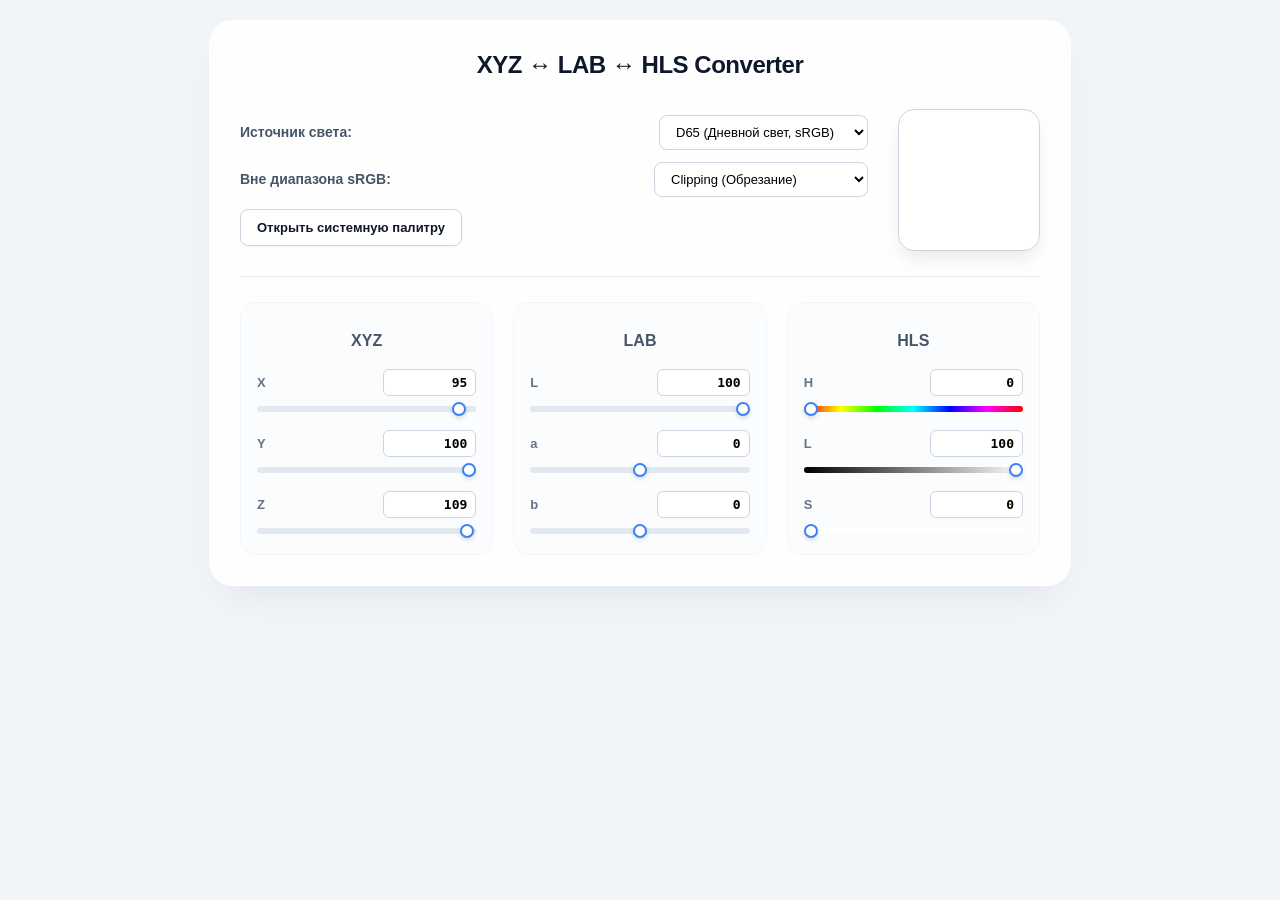
<file: lab1/index.html>
<!DOCTYPE html>
<html lang="ru">
<head>
    <meta charset="UTF-8">
    <meta name="viewport" content="width=device-width, initial-scale=1.0">
    <title>XYZ ↔ LAB ↔ HLS Converter</title>
    <link rel="stylesheet" href="style.css">
</head>
<body>
    <div class="container">
        <h1 class="main-title">XYZ ↔ LAB ↔ HLS Converter</h1>

        <div class="top-layout">
            <div class="settings-panel">
                <div class="setting-item">
                    <label for="illuminant-select">Источник света:</label>
                    <select id="illuminant-select">
                        <option value="D65">D65 (Дневной свет, sRGB)</option>
                        <option value="D50">D50 (Полиграфия, теплый)</option>
                        <option value="E">E (Равноэнергетический)</option>
                    </select>
                </div>
                <div class="setting-item">
                    <label for="gamut-select">Вне диапазона sRGB:</label>
                    <select id="gamut-select">
                        <option value="clipping">Clipping (Обрезание)</option>
                        <option value="scaling">Scaling (Масштабирование)</option>
                    </select>
                </div>
                <div class="palette-btn-wrapper">
                    <button class="btn" type="button">Открыть системную палитру</button>
                    <input type="color" id="color-picker" value="#3b82f6">
                </div>
            </div>

            <div class="preview-area">
                <div id="preview" class="preview-box"></div>
            </div>
        </div>

        <div id="warning" class="warning-msg">
            Цвет выходит за рамки охвата sRGB и подвергается обработке.
        </div>

        <div class="controls-grid">
            <div class="model-column">
                <h2 class="section-title">XYZ</h2>
                <div class="channel-block">
                    <div class="label-row"><label for="x-num">X</label><input type="number" id="x-num" min="0" max="100" step="1"></div>
                    <input type="range" id="x-slide" min="0" max="100" step="1">
                </div>
                <div class="channel-block">
                    <div class="label-row"><label for="y-num">Y</label><input type="number" id="y-num" min="0" max="100" step="1"></div>
                    <input type="range" id="y-slide" min="0" max="100" step="1">
                </div>
                <div class="channel-block">
                    <div class="label-row"><label for="z-num">Z</label><input type="number" id="z-num" min="0" max="110" step="1"></div>
                    <input type="range" id="z-slide" min="0" max="110" step="1">
                </div>
            </div>

            <div class="model-column">
                <h2 class="section-title">LAB</h2>
                <div class="channel-block">
                    <div class="label-row"><label for="l-num">L</label><input type="number" id="l-num" min="0" max="100" step="1"></div>
                    <input type="range" id="l-slide" min="0" max="100" step="1">
                </div>
                <div class="channel-block">
                    <div class="label-row"><label for="a-num">a</label><input type="number" id="a-num" min="-128" max="128" step="1"></div>
                    <input type="range" id="a-slide" min="-128" max="128" step="1">
                </div>
                <div class="channel-block">
                    <div class="label-row"><label for="b-num">b</label><input type="number" id="b-num" min="-128" max="128" step="1"></div>
                    <input type="range" id="b-slide" min="-128" max="128" step="1">
                </div>
            </div>

            <div class="model-column">
                <h2 class="section-title">HLS</h2>
                <div class="channel-block">
                    <div class="label-row"><label for="h-num">H</label><input type="number" id="h-num" min="0" max="360" step="1"></div>
                    <input type="range" id="h-slide" min="0" max="360" step="1">
                </div>
                <div class="channel-block">
                    <div class="label-row"><label for="hlsl-num">L</label><input type="number" id="hlsl-num" min="0" max="100" step="1"></div>
                    <input type="range" id="hlsl-slide" min="0" max="100" step="1">
                </div>
                <div class="channel-block">
                    <div class="label-row"><label for="s-num">S</label><input type="number" id="s-num" min="0" max="100" step="1"></div>
                    <input type="range" id="s-slide" min="0" max="100" step="1">
                </div>
            </div>
        </div>
    </div>
    <script src="model.js"></script>
    <script src="controller.js"></script>
    <script src="test.js"></script>
</body>
</html>
</file>
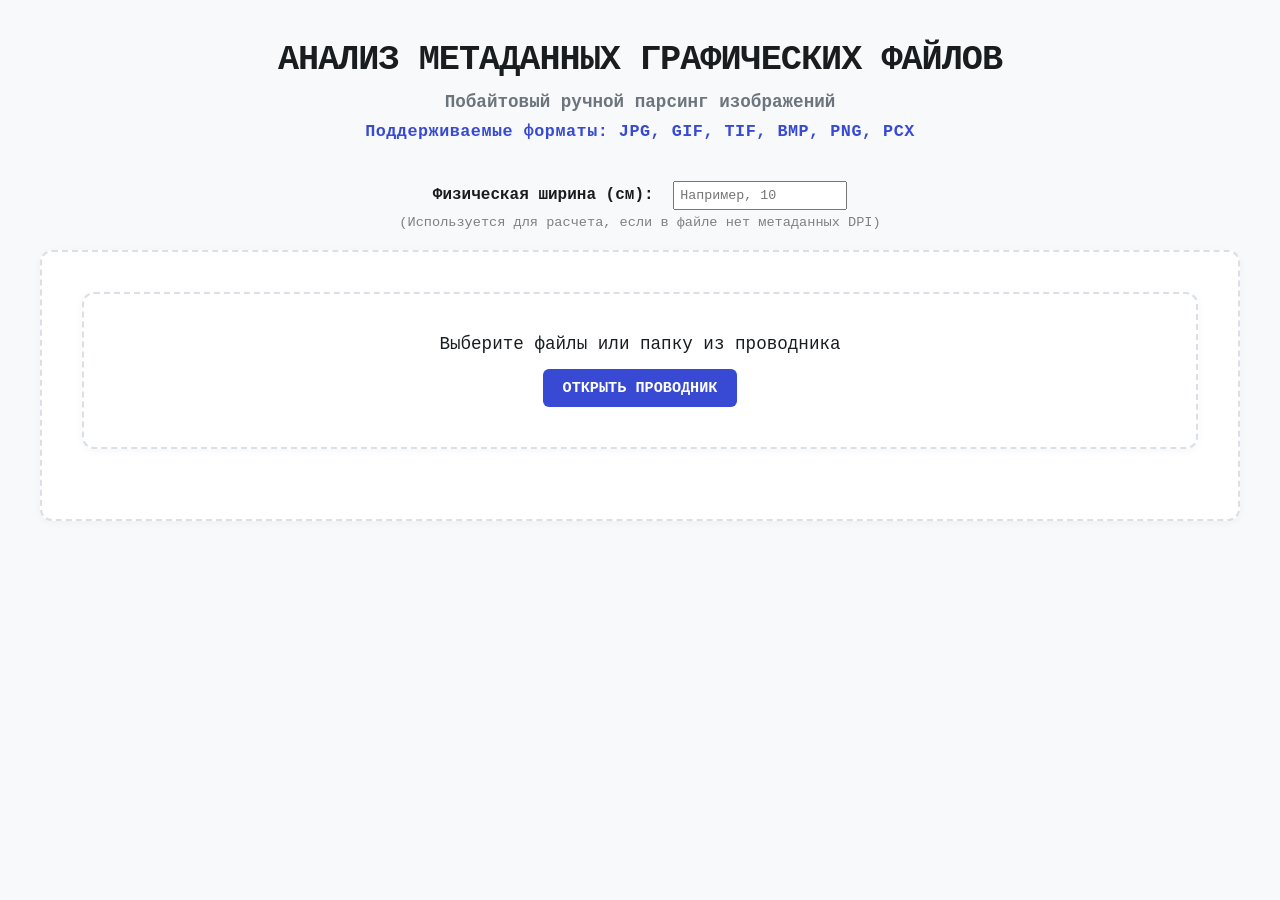
<file: lab2/index.html>
<!DOCTYPE html>
<html lang="ru">
<head>
    <meta charset="UTF-8">
    <meta name="viewport" content="width=device-width, initial-scale=1.0">
    <title>Анализ метаданных графических файлов</title>
    <link rel="stylesheet" href="style.css">
</head>
<body>

    <header>
        <h1>Анализ метаданных графических файлов</h1>
        <p>Побайтовый ручной парсинг изображений</p>
        <p class="formats-list">Поддерживаемые форматы: JPG, GIF, TIF, BMP, PNG, PCX</p>
    </header>

    <div style="text-align: center; margin-bottom: 20px;">
        <label style="font-weight: bold;">Физическая ширина (см): 
            <input type="number" id="userWidthCm" step="0.1" min="0.1" placeholder="Например, 10" style="padding: 5px; margin-left: 10px;">
        </label>
        <p style="font-size: 0.85rem; color: gray; margin-top: 5px;">(Используется для расчета, если в файле нет метаданных DPI)</p>
    </div>

    <div class="upload-container" id="dropZone">
    <div class="upload-container" id="dropZone">
        <label class="upload-label">
            <span>Выберите файлы или папку из проводника</span>
            <br>
            <span class="btn-mode">Открыть проводник</span>
            <input type="file" id="fileInput" webkitdirectory directory multiple>
        </label>
    </div>

    <div class="progress-container" id="progressContainer">
        <div class="progress-bar"><div class="progress-fill" id="progressFill"></div></div>
        <div class="progress-status" id="progressStatus">0 / 0 файлов обработано</div>
    </div>

    <div class="table-container" id="tableContainer">
        <table>
            <thead>
                <tr>
                    <th>Имя файла</th>
                    <th>Формат (Реальный / Расш.)</th>
                    <th>Размер (px)</th>
                    <th>DPI</th>
                    <th>Глубина (bit)</th>
                    <th>Сжатие</th>
                    <th>Доп. свойства</th>
                    <th>Статус</th>
                </tr>
            </thead>
            <tbody id="resultsBody"></tbody>
        </table>
    </div>

    <script src="app.js"></script>
</body>
</html>
</file>
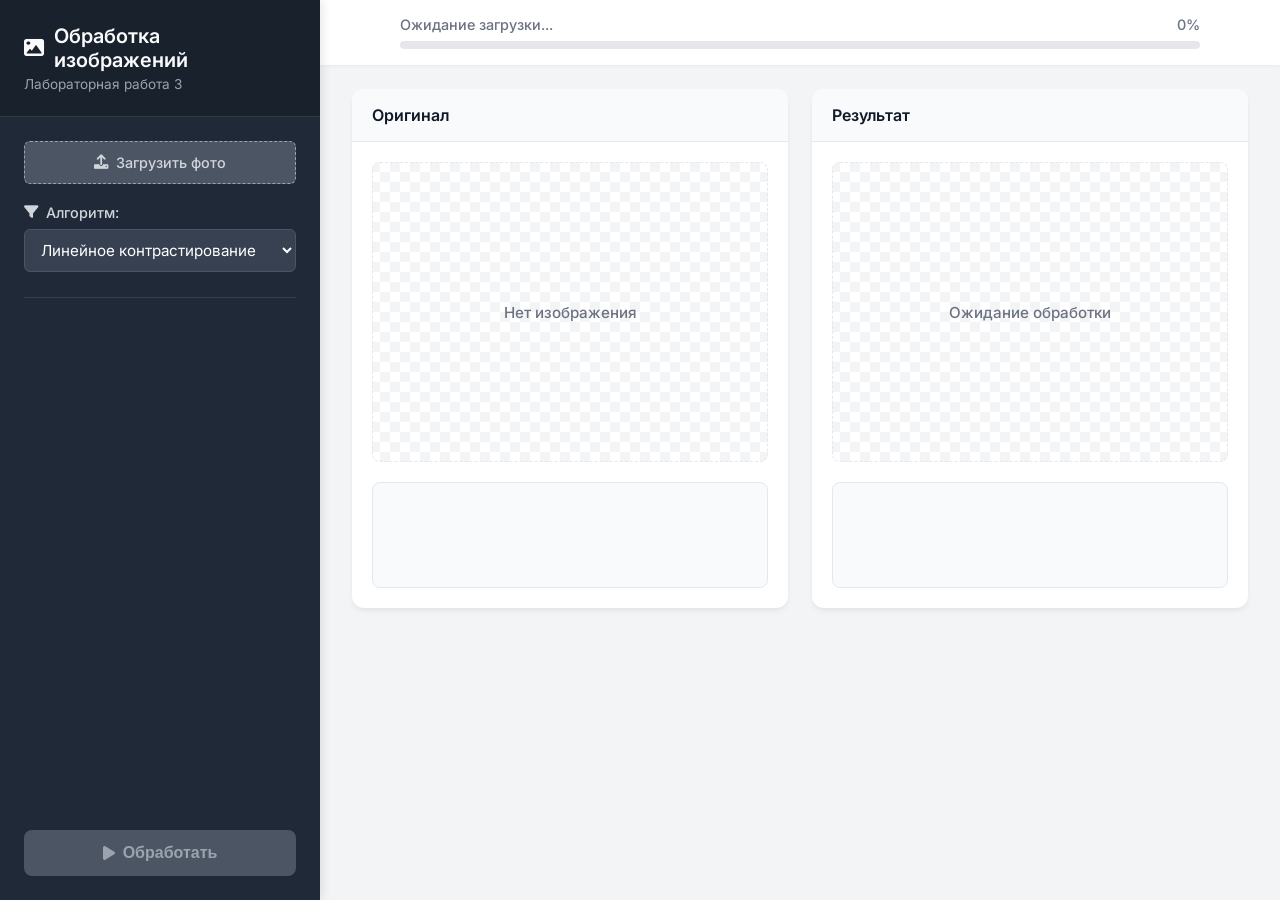
<file: lab3/index.html>
<!DOCTYPE html>
<html lang="ru">
<head>
<meta charset="UTF-8">
<meta name="viewport" content="width=device-width, initial-scale=1.0">
<title>Лабораторная 3: Обработка изображений</title>
<link rel="stylesheet" href="style.css">
<link href="https://cdnjs.cloudflare.com/ajax/libs/font-awesome/6.0.0/css/all.min.css" rel="stylesheet">
</head>
<body>

<div class="app-container">
    <aside class="sidebar">
        <div class="sidebar-header">
            <h2><i class="fa-solid fa-image"></i> Обработка изображений</h2>
            <p>Лабораторная работа 3</p>
        </div>

        <div class="sidebar-content">
            <div class="control-group file-upload-group">
                <label for="upload" class="upload-btn">
                    <i class="fa-solid fa-upload"></i> Загрузить фото
                </label>
                <input type="file" id="upload" accept="image/*" style="display: none;">
            </div>

            <div class="control-group">
                <label for="algorithm"><i class="fa-solid fa-filter"></i> Алгоритм:</label>
                <select id="algorithm" class="modern-select">
                    <optgroup label="Поэлементные операции и контраст">
                        <option value="linearContrast">Линейное контрастирование</option>
                        <option value="brightness">Изменение яркости</option>
                        <option value="invert">Инверсия (Негатив)</option>
                        <option value="gamma">Гамма-коррекция</option>
                    </optgroup>
                    <optgroup label="Локальная и адаптивная бинаризация">
                        <option value="bradley">Адаптивная: Брэдли-Рот</option>
                        <option value="niblack">Локальная: Ниблэк</option>
                        <option value="sauvola">Локальная: Саувола</option>
                    </optgroup>
                </select>
            </div>

            <div class="control-group" id="edgeModeGroup">
                <label for="edgeMode"><i class="fa-solid fa-border-all"></i> Режим краев:</label>
                <select id="edgeMode" class="modern-select">
                    <option value="clamp">Clamp (Дублирование)</option>
                    <option value="reflect">Reflect (Отражение)</option>
                </select>
            </div>

            <div class="divider"></div>

            <div id="params-container">
            </div>

            <button id="processBtn" class="process-btn" disabled>
                <i class="fa-solid fa-play"></i> Обработать
            </button>
        </div>
    </aside>

    <main class="main-content">
        <header class="topbar">
            <div class="progress-wrapper">
                <div class="progress-info">
                    <span class="progress-status"><i class="fa-solid fa-spinner fa-spin" style="display:none;" id="spinner"></i> <span id="progressLabel">Ожидание загрузки...</span></span>
                    <span class="progress-percent" id="progressPercent">0%</span>
                </div>
                <div class="progress-bar-container">
                    <div class="progress-bar-fill" id="progressBarFill"></div>
                </div>
            </div>
        </header>

        <div class="workspace">
            <div class="card image-card">
                <div class="card-header">
                    <h3>Оригинал</h3>
                </div>
                <div class="card-body">
                    <div class="canvas-container">
                        <canvas id="canvasBefore" class="img-canvas"></canvas>
                        <div class="placeholder" id="placeholderBefore">Нет изображения</div>
                    </div>
                    <div class="hist-container">
                        <canvas id="histBefore" class="hist-canvas" width="256" height="80"></canvas>
                    </div>
                </div>
            </div>

            <div class="card image-card">
                <div class="card-header">
                    <h3>Результат</h3>
                </div>
                <div class="card-body">
                    <div class="canvas-container">
                        <canvas id="canvasAfter" class="img-canvas"></canvas>
                        <div class="placeholder" id="placeholderAfter">Ожидание обработки</div>
                    </div>
                    <div class="hist-container">
                        <canvas id="histAfter" class="hist-canvas" width="256" height="80"></canvas>
                    </div>
                </div>
            </div>
        </div>
    </main>
</div>

<script src="shared.js"></script>
<script src="app.js"></script>
</body>
</html>
</file>
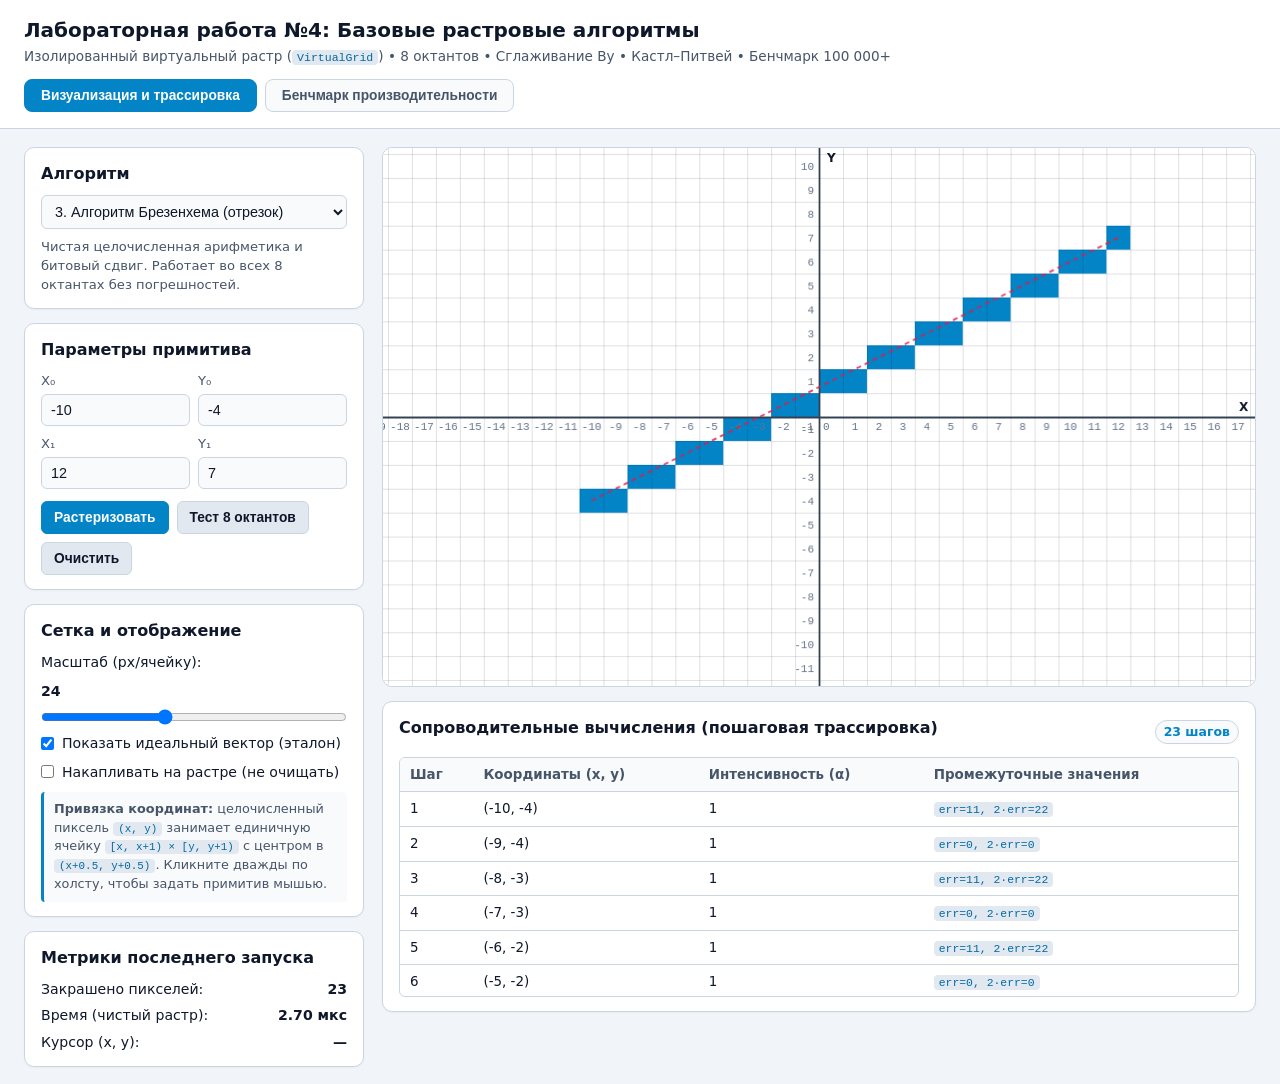
<file: lab4/index.html>
<!DOCTYPE html>
<html lang="ru">
<head>
  <meta charset="UTF-8" />
  <meta name="viewport" content="width=device-width, initial-scale=1.0" />
  <title>ЛР №4 — Базовые растровые алгоритмы</title>
  <link rel="stylesheet" href="style.css" />
  <script defer src="VirtualGrid.js"></script>
  <script defer src="RasterEngine.js"></script>
  <script defer src="GridPainter.js"></script>
  <script defer src="BenchmarkRunner.js"></script>
  <script defer src="ChartRenderer.js"></script>
  <script defer src="app.js"></script>
</head>
<body>
  <header class="app-header">
    <div>
      <h1>Лабораторная работа №4: Базовые растровые алгоритмы</h1>
      <p class="subtitle">
        Изолированный виртуальный растр (<code>VirtualGrid</code>) • 8 октантов • Сглаживание Ву • Кастл–Питвей • Бенчмарк 100 000+
      </p>
    </div>
    <nav class="tabs">
      <button class="tab-btn active" data-tab="visualizer">Визуализация и трассировка</button>
      <button class="tab-btn" data-tab="benchmark">Бенчмарк производительности</button>
    </nav>
  </header>

  <main id="tab-visualizer" class="tab-panel active">
    <aside class="control-panel">
      <section class="card">
        <h2>Алгоритм</h2>
        <select id="algo-select">
          <option value="step">1. Пошаговый алгоритм (отрезок)</option>
          <option value="dda">2. Алгоритм ЦДА / DDA (отрезок)</option>
          <option value="bresenham" selected>3. Алгоритм Брезенхема (отрезок)</option>
          <option value="wu">4. Алгоритм Ву / Anti-Aliasing (отрезок)</option>
          <option value="castleLine">5. Алгоритм Кастла–Питвея (отрезок)</option>
          <option value="circle">6. Алгоритм Брезенхема (окружность)</option>
          <option value="ellipse">7. Алгоритм Питвея (коника / эллипс)</option>
        </select>
        <p id="algo-desc" class="hint"></p>
      </section>

      <section class="card">
        <h2>Параметры примитива</h2>
        <div id="line-inputs" class="input-grid">
          <label>X₀ <input type="number" id="x0" value="-10" step="1" /></label>
          <label>Y₀ <input type="number" id="y0" value="-4" step="1" /></label>
          <label>X₁ <input type="number" id="x1" value="12" step="1" /></label>
          <label>Y₁ <input type="number" id="y1" value="7" step="1" /></label>
        </div>

        <div id="circle-inputs" class="input-grid hidden">
          <label>Центр X <input type="number" id="cx" value="0" step="1" /></label>
          <label>Центр Y <input type="number" id="cy" value="0" step="1" /></label>
          <label>Радиус R <input type="number" id="radius" value="10" min="0" max="45" step="1" /></label>
        </div>

        <div id="ellipse-inputs" class="input-grid hidden">
          <label>Центр X <input type="number" id="ex" value="0" step="1" /></label>
          <label>Центр Y <input type="number" id="ey" value="0" step="1" /></label>
          <label>Полуось Rx <input type="number" id="rx" value="14" min="0" max="45" step="1" /></label>
          <label>Полуось Ry <input type="number" id="ry" value="8" min="0" max="45" step="1" /></label>
        </div>

        <div class="btn-row">
          <button id="btn-draw" class="primary">Растеризовать</button>
          <button id="btn-octants" title="Построить веер во всех 8 октантах">Тест 8 октантов</button>
          <button id="btn-clear">Очистить</button>
        </div>
      </section>

      <section class="card">
        <h2>Сетка и отображение</h2>
        <label class="range-label">
          Масштаб (px/ячейку): <strong id="zoom-val">24</strong>
          <input type="range" id="zoom-slider" min="8" max="48" value="24" />
        </label>
        <label class="checkbox-label">
          <input type="checkbox" id="chk-ideal" checked />
          Показать идеальный вектор (эталон)
        </label>
        <label class="checkbox-label">
          <input type="checkbox" id="chk-accumulate" />
          Накапливать на растре (не очищать)
        </label>
        <div class="coord-note">
          <strong>Привязка координат:</strong> целочисленный пиксель <code>(x, y)</code> занимает
          единичную ячейку <code>[x, x+1) × [y, y+1)</code> с центром в <code>(x+0.5, y+0.5)</code>.
          Кликните дважды по холсту, чтобы задать примитив мышью.
        </div>
      </section>

      <section class="card stats-card">
        <h2>Метрики последнего запуска</h2>
        <div class="stats-grid">
          <div><span>Закрашено пикселей:</span> <strong id="stat-pixels">0</strong></div>
          <div><span>Время (чистый растр):</span> <strong id="stat-time">0.000 мс</strong></div>
          <div><span>Курсор (x, y):</span> <strong id="stat-cursor">—</strong></div>
        </div>
      </section>
    </aside>

    <section class="workspace">
      <div class="canvas-wrapper">
        <canvas id="raster-canvas"></canvas>
      </div>

      <section class="card trace-card">
        <div class="trace-header">
          <h2>Сопроводительные вычисления (пошаговая трассировка)</h2>
          <span id="trace-summary" class="badge">0 шагов</span>
        </div>
        <div class="table-scroll">
          <table id="trace-table">
            <thead>
              <tr>
                <th>Шаг</th>
                <th>Координаты (x, y)</th>
                <th>Интенсивность (α)</th>
                <th>Промежуточные значения</th>
              </tr>
            </thead>
            <tbody></tbody>
          </table>
        </div>
      </section>
    </section>
  </main>

  <main id="tab-benchmark" class="tab-panel">
    <section class="card bench-controls">
      <div class="bench-header">
        <div>
          <h2>Стресс-тестирование (чистый виртуальный растр без UI)</h2>
          <p class="hint">
            Генерируется «веер» из 100 000 случайных отрезков во всех 8 октантах и 50 000 окружностей.
            Замеры выполняются через <code>performance.now()</code>.
          </p>
        </div>
        <div class="bench-actions">
          <label>Отрезков: <input type="number" id="bench-lines" value="100000" min="10000" max="300000" step="10000" /></label>
          <label>Окружностей: <input type="number" id="bench-circles" value="50000" min="5000" max="150000" step="5000" /></label>
          <button id="btn-run-bench" class="primary">Запустить полный бенчмарк</button>
        </div>
      </div>
      <div class="progress-wrap">
        <div id="bench-progress" class="progress-bar"></div>
      </div>
      <p id="bench-status" class="hint">Готов к запуску.</p>
    </section>

    <section class="bench-results-grid">
      <div class="card">
        <h3>Сводная таблица (100 000 отрезков / 50 000 окружностей)</h3>
        <table id="bench-table">
          <thead>
            <tr>
              <th>Алгоритм</th>
              <th>Примитивов</th>
              <th>Время (мс)</th>
              <th>Относит. Брезенхема</th>
            </tr>
          </thead>
          <tbody>
            <tr><td colspan="4" class="muted">Запустите бенчмарк для получения результатов</td></tr>
          </tbody>
        </table>
      </div>

      <div class="card">
        <h3>Аналитический вывод: почему ЦДА медленнее Брезенхема</h3>
        <ul class="analysis-list">
          <li><strong>Арифметика:</strong> ЦДА на каждом шаге выполняет сложение вещественных чисел (<code>float64</code>) и операцию округления <code>Math.round()</code>; Брезенхем использует только целочисленные сложения/вычитания и битовый сдвиг <code>&lt;&lt; 1</code>.</li>
          <li><strong>Инициализация:</strong> ЦДА требует 2 операции вещественного деления на каждый отрезок (<code>dx/steps</code>, <code>dy/steps</code>).</li>
          <li><strong>Алгоритм Ву:</strong> медленнее Брезенхема из-за записи 2 пикселей на шаг и вычисления дробной интенсивности (<code>fpart</code>/<code>rfpart</code>).</li>
          <li><strong>Кастл–Питвей:</strong> целочисленный алгоритм без дробей, однако накладные расходы на конкатенацию строк в JS зависят от числа шагов алгоритма Евклида.</li>
        </ul>
      </div>
    </section>

    <section class="charts-grid">
      <div class="card">
        <h3>График 1: Время (мс) от количества примитивов N</h3>
        <canvas id="chart-count" width="600" height="340"></canvas>
      </div>
      <div class="card">
        <h3>График 2: Время (мс) от длины отрезка L (20 000 отрезков)</h3>
        <canvas id="chart-length" width="600" height="340"></canvas>
      </div>
    </section>
  </main>
</body>
</html>
</file>
<file: lab1/style.css>
:root {
    --bg-color: #f1f5f9;
    --card-bg: rgba(255, 255, 255, 0.9);
    --text-color: #0f172a;
    --border-color: #cbd5e1;
    --accent-color: #3b82f6;
    --warning-color: #dc2626;
}

body {
    font-family: -apple-system, BlinkMacSystemFont, "Segoe UI", Roboto, sans-serif;
    background-color: var(--bg-color);
    color: var(--text-color);
    margin: 0;
    padding: 20px;
    display: flex;
    justify-content: center;
}

.container {
    width: 100%;
    max-width: 800px;
    background: var(--card-bg);
    backdrop-filter: blur(12px);
    padding: 30px;
    border-radius: 24px;
    box-shadow: 0 20px 40px -15px rgba(15, 23, 42, 0.08);
    border: 1px solid rgba(255, 255, 255, 0.6);
}

.main-title {
    font-size: 24px;
    font-weight: 800;
    text-align: center;
    margin-top: 0;
    margin-bottom: 30px;
    letter-spacing: -0.02em;
}

.top-layout {
    display: flex;
    justify-content: space-between;
    align-items: center;
    gap: 30px;
    margin-bottom: 25px;
    padding-bottom: 25px;
    border-bottom: 1px solid #e2e8f0;
    flex-wrap: wrap;
}

.settings-panel {
    display: flex;
    flex-direction: column;
    gap: 12px;
    flex: 1;
    min-width: 280px;
}

.setting-item {
    display: flex;
    justify-content: space-between;
    align-items: center;
    gap: 15px;
}

.setting-item label {
    font-weight: 600;
    font-size: 14px;
    color: #475569;
}

select {
    padding: 8px 12px;
    border-radius: 8px;
    border: 1px solid var(--border-color);
    background: #ffffff;
    font-size: 13px;
    font-weight: 500;
    outline: none;
    min-width: 200px;
}

.preview-area {
    display: flex;
    align-items: center;
    gap: 20px;
}

.preview-box {
    width: 140px;
    height: 140px;
    border-radius: 16px;
    border: 1px solid var(--border-color);
    box-shadow: 0 10px 20px -5px rgba(0,0,0,0.1);
}

.palette-btn-wrapper {
    position: relative;
}

.btn {
    background-color: #ffffff;
    color: var(--text-color);
    border: 1px solid var(--border-color);
    padding: 10px 16px;
    font-size: 13px;
    font-weight: 600;
    border-radius: 8px;
    cursor: pointer;
    box-shadow: 0 2px 4px rgba(0,0,0,0.02);
}

.btn:hover {
    background-color: #f8fafc;
}

input[type="color"] {
    position: absolute;
    left: 0; top: 0; width: 100%; height: 100%;
    opacity: 0;
    cursor: pointer;
}

.controls-grid {
    display: flex;
    flex-direction: row;
    justify-content: space-between;
    gap: 20px;
}

.model-column {
    flex: 1;
    display: flex;
    flex-direction: column;
    gap: 14px;
    min-width: 210px;
    background: rgba(248, 250, 252, 0.6);
    padding: 16px;
    border-radius: 16px;
    border: 1px solid #f1f5f9;
}

.section-title {
    font-weight: 800;
    font-size: 16px;
    color: #475569;
    text-align: center;
    margin-bottom: 5px;
}

.channel-block {
    display: flex;
    flex-direction: column;
    gap: 6px;
}

.label-row {
    display: flex;
    align-items: center;
    justify-content: space-between;
}

label {
    font-weight: 700;
    font-size: 13px;
    color: #64748b;
}

input[type="number"] {
    width: 75px;
    padding: 5px 8px;
    border: 1px solid var(--border-color);
    border-radius: 6px;
    font-size: 13px;
    font-family: monospace;
    font-weight: 600;
    text-align: right;
    outline: none;
}

input[type="number"]::-webkit-inner-spin-button,
input[type="number"]::-webkit-outer-spin-button {
    -webkit-appearance: none;
    margin: 0;
}

input[type="range"] {
    -webkit-appearance: none;
    width: 100%;
    height: 6px;
    border-radius: 4px;
    background: #e2e8f0;
    outline: none;
    cursor: pointer;
    margin: 4px 0;
}

input[type="range"]::-webkit-slider-thumb {
    -webkit-appearance: none;
    width: 14px;
    height: 14px;
    border-radius: 50%;
    background: #ffffff;
    border: 2px solid var(--accent-color);
    box-shadow: 0 2px 4px rgba(0,0,0,0.15);
    transition: transform 0.1s;
}

input[type="range"]::-webkit-slider-thumb:hover {
    transform: scale(1.25);
}

.warning-msg {
    background: #fef2f2;
    color: var(--warning-color);
    border: 1px solid #fee2e2;
    padding: 10px 16px;
    border-radius: 10px;
    font-size: 13px;
    font-weight: 600;
    text-align: center;
    display: none;
    margin-bottom: 20px;
}
</file>
<file: lab2/style.css>
:root {
    --bg-color: #f8f9fa;
    --surface-color: #ffffff;
    --accent-color: #384ad3;
    --text-color: #1a1d20;
    --text-muted: #6c757d;
    --border-color: #dae0e5;
    --error-color: #dc3545;
    --success-color: #198754;
}

* { 
    box-sizing: border-box; 
    margin: 0; 
    padding: 0; 
    font-family: 'Courier New', Courier, monospace; 
}

body {
    background-color: var(--bg-color);
    color: var(--text-color);
    padding: 40px 20px;
    display: flex;
    flex-direction: column;
    align-items: center;
    min-height: 100vh;
}

header {
    text-align: center;
    margin-bottom: 40px;
}

header h1 {
    font-size: 2.2rem;
    font-weight: 700;
    letter-spacing: -1px;
    text-transform: uppercase;
    color: var(--text-color);
    margin-bottom: 12px;
}

header p {
    color: var(--text-muted);
    font-size: 1.1rem;
    font-weight: 600;
}

header .formats-list {
    margin-top: 10px;
    font-size: 1.05rem;
    color: var(--accent-color);
    font-weight: bold;
    letter-spacing: 0.5px;
}

.upload-container {
    width: 100%;
    max-width: 1200px;
    background: var(--surface-color);
    border: 2px dashed var(--border-color);
    border-radius: 12px;
    padding: 40px;
    text-align: center;
    cursor: pointer;
    transition: all 0.2s ease;
    margin-bottom: 30px;
    box-shadow: 0 2px 8px rgba(0, 0, 0, 0.04);
}

.upload-container:hover {
    border-color: var(--accent-color);
    background: #f1f3f5;
}

.upload-container input[type="file"] {
    display: none;
}

.upload-label {
    cursor: pointer;
    display: block;
    color: var(--text-color);
    font-size: 1.1rem;
}

.btn-mode {
    display: inline-block;
    margin-top: 15px;
    padding: 10px 20px;
    background: var(--accent-color);
    color: #fff;
    border-radius: 6px;
    font-weight: bold;
    font-size: 0.95rem;
    text-transform: uppercase;
}

.progress-container {
    width: 100%;
    max-width: 1200px;
    margin-bottom: 20px;
    display: none;
}

.progress-bar {
    width: 100%;
    height: 6px;
    background: var(--border-color);
    border-radius: 3px;
    overflow: hidden;
}

.progress-fill {
    width: 0%;
    height: 100%;
    background: var(--accent-color);
    transition: width 0.1s ease;
}

.progress-status {
    font-size: 0.9rem;
    color: var(--text-muted);
    margin-top: 5px;
    text-align: right;
}

.table-container {
    width: 100%;
    max-width: 1200px;
    background: var(--surface-color);
    border: 1px solid var(--border-color);
    border-radius: 8px;
    overflow: hidden;
    display: none;
    box-shadow: 0 4px 12px rgba(0, 0, 0, 0.04);
}

table {
    width: 100%;
    border-collapse: collapse;
    text-align: left;
    font-size: 0.9rem;
}

th {
    background-color: #f1f3f5;
    color: var(--text-muted);
    font-weight: 600;
    text-transform: uppercase;
    font-size: 0.8rem;
    letter-spacing: 1px;
    padding: 16px;
    border-bottom: 1px solid var(--border-color);
}

td {
    padding: 14px 16px;
    border-bottom: 1px solid var(--border-color);
    color: var(--text-color);
    max-width: 240px;
    white-space: nowrap;
    overflow: hidden;
    text-overflow: ellipsis;
}

tr:last-child td { border-bottom: none; }
tr:hover td { background-color: #f8f9fa; }

.status-damaged {
    color: var(--error-color);
    font-weight: bold;
}

.status-ok {
    color: var(--success-color);
    font-weight: bold;
}
</file>
<file: lab3/style.css>
@import url('https://fonts.googleapis.com/css2?family=Inter:wght@400;500;600;700&display=swap');

:root {
    --bg-color: #f3f4f6;
    --sidebar-bg: #1f2937;
    --sidebar-text: #f9fafb;
    --card-bg: #ffffff;
    --primary: #3b82f6;
    --primary-hover: #2563eb;
    --border: #e5e7eb;
    --text-main: #111827;
    --text-muted: #6b7280;
    --success: #10b981;
}

* {
    box-sizing: border-box;
    margin: 0;
    padding: 0;
}

body {
    font-family: 'Inter', sans-serif;
    background-color: var(--bg-color);
    color: var(--text-main);
    height: 100vh;
    overflow: hidden;
}

.app-container {
    display: flex;
    height: 100vh;
}

.sidebar {
    width: 320px;
    background-color: var(--sidebar-bg);
    color: var(--sidebar-text);
    display: flex;
    flex-direction: column;
    box-shadow: 2px 0 10px rgba(0,0,0,0.1);
    z-index: 10;
}

.sidebar-header {
    padding: 24px;
    background-color: rgba(0,0,0,0.2);
    border-bottom: 1px solid rgba(255,255,255,0.1);
}

.sidebar-header h2 {
    font-size: 1.25rem;
    font-weight: 600;
    display: flex;
    align-items: center;
    gap: 10px;
}

.sidebar-header p {
    font-size: 0.85rem;
    color: #9ca3af;
    margin-top: 4px;
}

.sidebar-content {
    padding: 24px;
    flex-grow: 1;
    overflow-y: auto;
    display: flex;
    flex-direction: column;
    gap: 20px;
}

.control-group {
    display: flex;
    flex-direction: column;
    gap: 8px;
}

.control-group label {
    font-size: 0.9rem;
    font-weight: 500;
    color: #d1d5db;
    display: flex;
    align-items: center;
    gap: 8px;
}

.modern-select {
    width: 100%;
    padding: 10px 12px;
    background-color: #374151;
    border: 1px solid #4b5563;
    color: white;
    border-radius: 6px;
    font-family: inherit;
    font-size: 0.95rem;
    cursor: pointer;
    outline: none;
    transition: border-color 0.2s;
}

.modern-select:focus {
    border-color: var(--primary);
}

.upload-btn {
    display: flex;
    align-items: center;
    justify-content: center;
    gap: 10px;
    background-color: #4b5563;
    color: white;
    padding: 12px;
    border-radius: 6px;
    cursor: pointer;
    font-weight: 500;
    transition: background 0.2s;
    border: 1px dashed #9ca3af;
}

.upload-btn:hover {
    background-color: #6b7280;
}

.divider {
    height: 1px;
    background-color: rgba(255,255,255,0.1);
    margin: 5px 0;
}

#params-container {
    display: flex;
    flex-direction: column;
    gap: 16px;
}

.param-group {
    display: flex;
    flex-direction: column;
    gap: 6px;
    background: rgba(255,255,255,0.05);
    padding: 12px;
    border-radius: 8px;
}

.param-header {
    display: flex;
    justify-content: space-between;
    font-size: 0.85rem;
    color: #d1d5db;
}

.param-val {
    font-weight: 600;
    color: var(--primary);
}

input[type="range"] {
    -webkit-appearance: none;
    width: 100%;
    height: 6px;
    background: #4b5563;
    border-radius: 3px;
    outline: none;
}

input[type="range"]::-webkit-slider-thumb {
    -webkit-appearance: none;
    appearance: none;
    width: 16px;
    height: 16px;
    border-radius: 50%;
    background: var(--primary);
    cursor: pointer;
    transition: transform 0.1s;
}

input[type="range"]::-webkit-slider-thumb:hover {
    transform: scale(1.2);
}

.process-btn {
    margin-top: auto;
    width: 100%;
    padding: 14px;
    background-color: var(--primary);
    color: white;
    border: none;
    border-radius: 8px;
    font-size: 1rem;
    font-weight: 600;
    cursor: pointer;
    display: flex;
    align-items: center;
    justify-content: center;
    gap: 8px;
    transition: all 0.2s;
    box-shadow: 0 4px 6px rgba(59, 130, 246, 0.3);
}

.process-btn:hover:not(:disabled) {
    background-color: var(--primary-hover);
    transform: translateY(-1px);
}

.process-btn:disabled {
    background-color: #4b5563;
    color: #9ca3af;
    cursor: not-allowed;
    box-shadow: none;
}

.main-content {
    flex-grow: 1;
    display: flex;
    flex-direction: column;
    background-color: var(--bg-color);
    overflow: hidden;
}

.topbar {
    background: var(--card-bg);
    padding: 16px 32px;
    box-shadow: 0 1px 3px rgba(0,0,0,0.05);
    z-index: 5;
}

.progress-wrapper {
    max-width: 800px;
    margin: 0 auto;
}

.progress-info {
    display: flex;
    justify-content: space-between;
    margin-bottom: 8px;
    font-size: 0.9rem;
    font-weight: 500;
    color: var(--text-muted);
}

.progress-bar-container {
    height: 8px;
    background-color: var(--border);
    border-radius: 4px;
    overflow: hidden;
}

.progress-bar-fill {
    height: 100%;
    background-color: var(--primary);
    width: 0%;
    transition: width 0.3s ease;
}

.progress-bar-fill.success {
    background-color: var(--success);
}

.workspace {
    flex-grow: 1;
    padding: 24px 32px;
    display: flex;
    gap: 24px;
    overflow-y: auto;
    align-items: flex-start;
}

.card {
    flex: 1;
    background: var(--card-bg);
    border-radius: 12px;
    box-shadow: 0 4px 6px -1px rgba(0,0,0,0.05), 0 2px 4px -1px rgba(0,0,0,0.03);
    overflow: hidden;
    display: flex;
    flex-direction: column;
}

.card-header {
    padding: 16px 20px;
    border-bottom: 1px solid var(--border);
    background-color: #f8fafc;
}

.card-header h3 {
    font-size: 1rem;
    font-weight: 600;
    color: var(--text-main);
}

.card-body {
    padding: 20px;
    display: flex;
    flex-direction: column;
    align-items: center;
    gap: 20px;
}

.canvas-container {
    width: 100%;
    min-height: 300px;
    display: flex;
    align-items: center;
    justify-content: center;
    background: repeating-conic-gradient(#f3f4f6 0% 25%, transparent 0% 50%) 50% / 20px 20px;
    border: 1px dashed var(--border);
    border-radius: 8px;
    position: relative;
}

.img-canvas {
    max-width: 100%;
    max-height: 550px;
    border-radius: 4px;
    box-shadow: 0 2px 8px rgba(0,0,0,0.1);
    display: none; 
}

.placeholder {
    color: var(--text-muted);
    font-size: 0.95rem;
    font-weight: 500;
    position: absolute;
}

.hist-container {
    width: 100%;
    background: #f8fafc;
    border: 1px solid var(--border);
    border-radius: 8px;
    padding: 10px;
}

.hist-canvas {
    width: 100%;
    height: 80px;
}
</file>
<file: lab4/style.css>
:root {
  --bg: #f1f5f9;
  --surface: #ffffff;
  --surface-alt: #f8fafc;
  --border: #cbd5e1;
  --text: #0f172a;
  --muted: #475569;
  --accent: #0284c7;
  --accent-hover: #0369a1;
  --radius: 10px;
}

* { box-sizing: border-box; margin: 0; padding: 0; }

body {
  font-family: system-ui, -apple-system, "Segoe UI", Roboto, sans-serif;
  background: var(--bg);
  color: var(--text);
  line-height: 1.45;
  min-height: 100vh;
}

.app-header {
  display: flex;
  flex-wrap: wrap;
  justify-content: space-between;
  align-items: center;
  gap: 12px;
  padding: 16px 24px;
  background: var(--surface);
  border-bottom: 1px solid var(--border);
}

.app-header h1 { font-size: 1.25rem; color: var(--text); }
.subtitle { font-size: 0.85rem; color: var(--muted); margin-top: 2px; }
code { background: #e2e8f0; padding: 1px 5px; border-radius: 4px; color: #0369a1; font-size: 0.85em; }

.tabs { display: flex; gap: 8px; }
.tab-btn {
  background: var(--surface-alt);
  color: var(--muted);
  border: 1px solid var(--border);
  padding: 8px 16px;
  border-radius: 8px;
  cursor: pointer;
  font-weight: 600;
  transition: 0.15s;
}
.tab-btn.active, .tab-btn:hover {
  background: var(--accent);
  color: #ffffff;
  border-color: var(--accent);
}

.tab-panel { display: none; padding: 18px 24px; }
.tab-panel.active { display: grid; gap: 18px; }

#tab-visualizer.active {
  grid-template-columns: 340px 1fr;
  align-items: start;
}

.control-panel, .workspace { display: flex; flex-direction: column; gap: 14px; }

.card {
  background: var(--surface);
  border: 1px solid var(--border);
  border-radius: var(--radius);
  padding: 14px 16px;
  box-shadow: 0 1px 2px rgba(15, 23, 42, 0.04);
}
.card h2 { font-size: 1rem; margin-bottom: 10px; color: var(--text); }
.card h3 { font-size: 0.95rem; margin-bottom: 10px; color: var(--text); }

select, input[type="number"] {
  width: 100%;
  background: var(--surface-alt);
  color: var(--text);
  border: 1px solid var(--border);
  border-radius: 6px;
  padding: 7px 9px;
  font-size: 0.9rem;
}

.input-grid {
  display: grid;
  grid-template-columns: 1fr 1fr;
  gap: 8px;
  margin-bottom: 12px;
}
.input-grid label { display: flex; flex-direction: column; gap: 4px; font-size: 0.82rem; color: var(--muted); }
.hidden { display: none !important; }

.btn-row { display: flex; flex-wrap: wrap; gap: 8px; }
button {
  background: #e2e8f0;
  color: var(--text);
  border: 1px solid var(--border);
  border-radius: 6px;
  padding: 8px 12px;
  font-size: 0.86rem;
  font-weight: 600;
  cursor: pointer;
  transition: 0.15s;
}
button:hover { background: #cbd5e1; }
button.primary { background: var(--accent); color: #ffffff; border-color: var(--accent); }
button.primary:hover { background: var(--accent-hover); }
button:disabled { opacity: 0.5; cursor: not-allowed; }

.range-label, .checkbox-label {
  display: flex;
  align-items: center;
  gap: 8px;
  font-size: 0.88rem;
  margin-bottom: 8px;
}
.range-label { flex-direction: column; align-items: stretch; }

.hint { font-size: 0.82rem; color: var(--muted); margin-top: 8px; }
.coord-note {
  margin-top: 10px;
  padding: 8px 10px;
  background: var(--surface-alt);
  border-left: 3px solid var(--accent);
  border-radius: 4px;
  font-size: 0.8rem;
  color: var(--muted);
}

.stats-grid { display: grid; gap: 6px; font-size: 0.88rem; }
.stats-grid div { display: flex; justify-content: space-between; }

.canvas-wrapper {
  background: #ffffff;
  border: 1px solid var(--border);
  border-radius: var(--radius);
  overflow: hidden;
  height: 540px;
  position: relative;
}
#raster-canvas { width: 100%; height: 100%; display: block; cursor: crosshair; }

.trace-header { display: flex; justify-content: space-between; align-items: center; margin-bottom: 8px; }
.badge {
  background: var(--surface-alt);
  border: 1px solid var(--border);
  color: var(--accent);
  font-size: 0.78rem;
  font-weight: 600;
  padding: 2px 8px;
  border-radius: 999px;
}
.table-scroll { max-height: 240px; overflow-y: auto; border: 1px solid var(--border); border-radius: 6px; }

table { width: 100%; border-collapse: collapse; font-size: 0.84rem; }
th, td { padding: 7px 10px; border-bottom: 1px solid var(--border); text-align: left; }
th { background: var(--surface-alt); position: sticky; top: 0; color: var(--muted); }
td.muted { text-align: center; color: var(--muted); padding: 16px; }

.bench-header { display: flex; flex-wrap: wrap; justify-content: space-between; gap: 14px; align-items: center; }
.bench-actions { display: flex; flex-wrap: wrap; gap: 10px; align-items: center; }
.bench-actions label { display: flex; align-items: center; gap: 6px; font-size: 0.85rem; }
.bench-actions input { width: 110px; }

.progress-wrap {
  width: 100%;
  height: 8px;
  background: #e2e8f0;
  border-radius: 999px;
  margin-top: 12px;
  overflow: hidden;
}
.progress-bar { height: 100%; width: 0%; background: var(--accent); transition: width 0.2s; }

.bench-results-grid, .charts-grid {
  display: grid;
  grid-template-columns: 1fr 1fr;
  gap: 18px;
}
.analysis-list { padding-left: 18px; font-size: 0.86rem; display: grid; gap: 8px; color: var(--muted); }
.analysis-list strong { color: var(--text); }
.charts-grid canvas { width: 100%; height: auto; background: #ffffff; border: 1px solid var(--border); border-radius: 6px; }

@media (max-width: 1024px) {
  #tab-visualizer.active, .bench-results-grid, .charts-grid { grid-template-columns: 1fr; }
}
</file>
